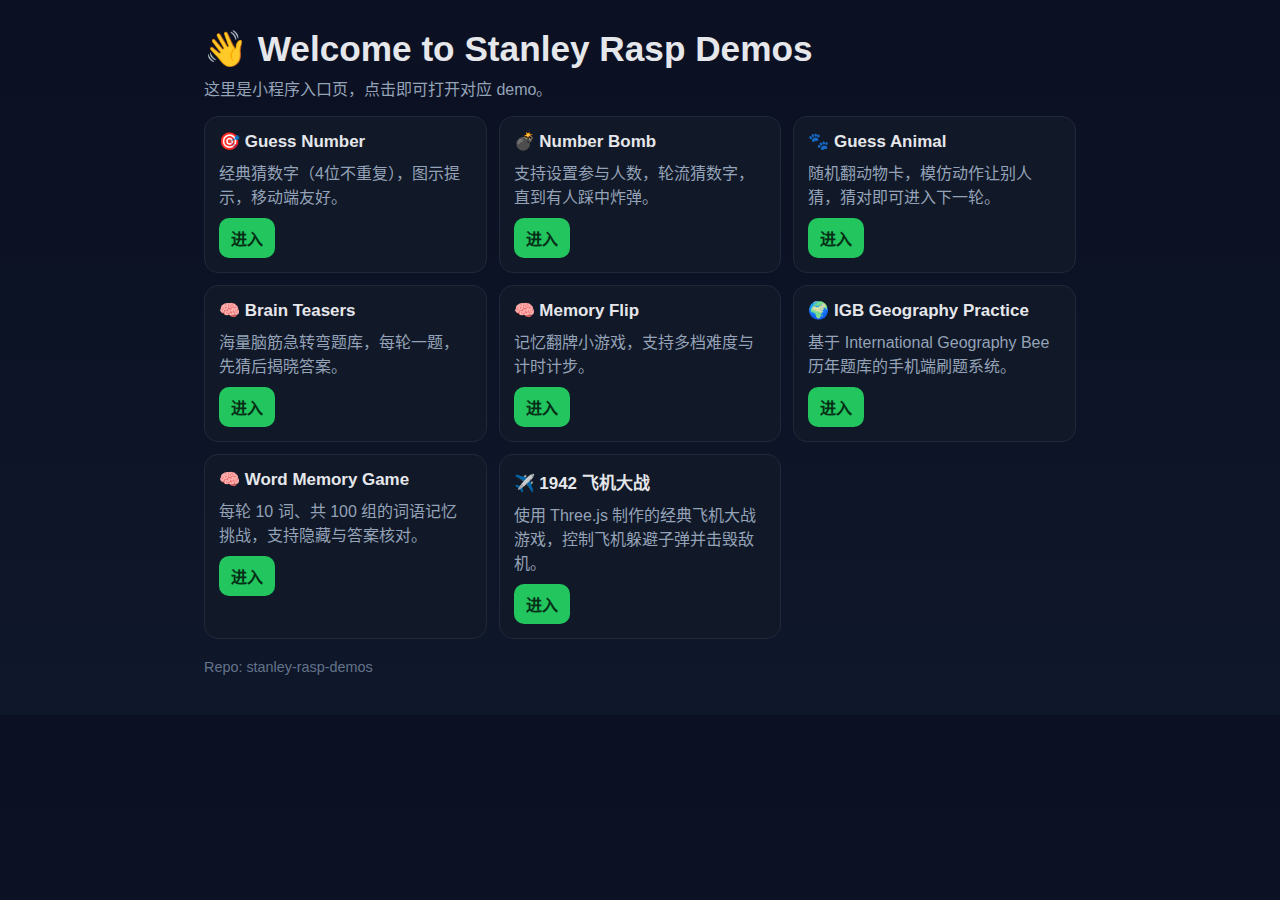
<file: index.html>
<!doctype html>
<html lang="zh-CN">
  <head>
    <meta charset="UTF-8" />
    <meta name="viewport" content="width=device-width, initial-scale=1.0" />
    <title>Stanley Rasp Demos</title>
    <style>
      :root { --bg:#0f172a; --card:#111827; --text:#e5e7eb; --muted:#94a3b8; --pri:#22c55e; }
      * { box-sizing:border-box; }
      body { margin:0; font-family:-apple-system,BlinkMacSystemFont,"Segoe UI",Roboto,"PingFang SC","Microsoft YaHei",sans-serif; background:linear-gradient(180deg,#0b1022,var(--bg)); color:var(--text); }
      .wrap { max-width:900px; margin:0 auto; padding:20px 14px 40px; }
      h1 { margin:8px 0 6px; font-size:clamp(1.6rem,5vw,2.2rem); }
      p { margin:0 0 16px; color:var(--muted); }
      .grid { display:grid; gap:12px; grid-template-columns:repeat(auto-fit,minmax(230px,1fr)); }
      .card { background:var(--card); border:1px solid #1f2937; border-radius:14px; padding:14px; }
      .card h2 { margin:0 0 8px; font-size:1.06rem; }
      .card p { margin:0 0 10px; min-height:38px; }
      a.btn { display:inline-block; text-decoration:none; background:var(--pri); color:#052e16; font-weight:700; border-radius:10px; padding:8px 12px; }
      .footer { margin-top:20px; color:#64748b; font-size:0.9rem; }
    </style>
  </head>
  <body>
    <main class="wrap">
      <h1>👋 Welcome to Stanley Rasp Demos</h1>
      <p>这里是小程序入口页，点击即可打开对应 demo。</p>

      <section class="grid">
        <article class="card">
          <h2>🎯 Guess Number</h2>
          <p>经典猜数字（4位不重复），图示提示，移动端友好。</p>
          <a class="btn" href="./demos/guess-number/">进入</a>
        </article>

        <article class="card">
          <h2>💣 Number Bomb</h2>
          <p>支持设置参与人数，轮流猜数字，直到有人踩中炸弹。</p>
          <a class="btn" href="./demos/number-bomb/">进入</a>
        </article>


        <article class="card">
          <h2>🐾 Guess Animal</h2>
          <p>随机翻动物卡，模仿动作让别人猜，猜对即可进入下一轮。</p>
          <a class="btn" href="./demos/guess-animal/">进入</a>
        </article>
      

        <article class="card">
          <h2>🧠 Brain Teasers</h2>
          <p>海量脑筋急转弯题库，每轮一题，先猜后揭晓答案。</p>
          <a class="btn" href="./demos/brain-teasers/">进入</a>
        </article>

      

        <article class="card">
          <h2>🧠 Memory Flip</h2>
          <p>记忆翻牌小游戏，支持多档难度与计时计步。</p>
          <a class="btn" href="./demos/memory-flip/">进入</a>
        </article>

        <article class="card">
          <h2>🌍 IGB Geography Practice</h2>
          <p>基于 International Geography Bee 历年题库的手机端刷题系统。</p>
          <a class="btn" href="./demos/igb-practice/">进入</a>
        </article>

        <article class="card">
          <h2>🧠 Word Memory Game</h2>
          <p>每轮 10 词、共 100 组的词语记忆挑战，支持隐藏与答案核对。</p>
          <a class="btn" href="./demos/word-memory-game/">进入</a>
        </article>

        <article class="card">
          <h2>✈️ 1942 飞机大战</h2>
          <p>使用 Three.js 制作的经典飞机大战游戏，控制飞机躲避子弹并击毁敌机。</p>
          <a class="btn" href="./demos/airplane-1942/">进入</a>
        </article>


      </section>

      <div class="footer">Repo: stanley-rasp-demos</div>
    </main>
  </body>
</html>
</file>
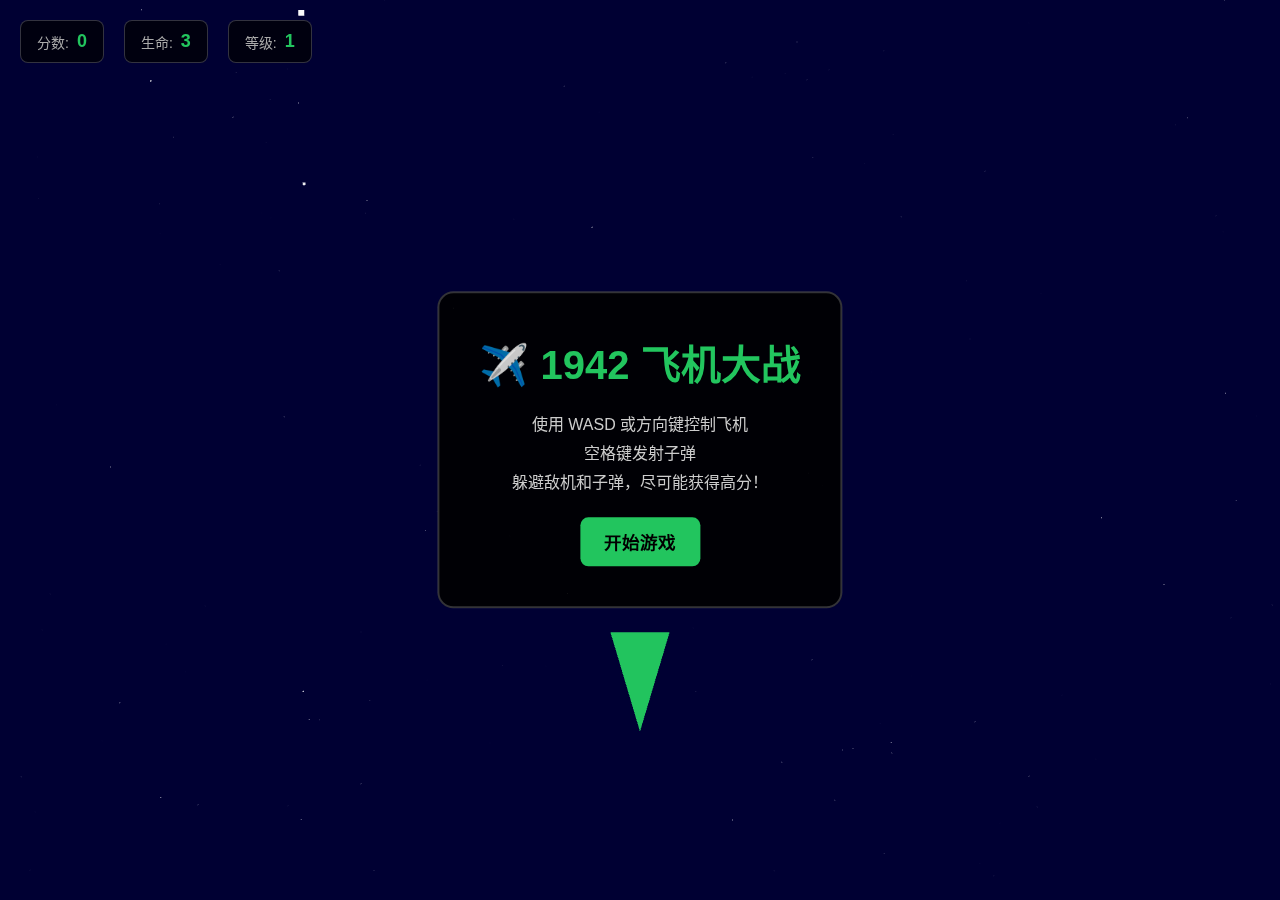
<file: demos/airplane-1942/index.html>
<!doctype html>
<html lang="zh-CN">
  <head>
    <meta charset="UTF-8" />
    <meta name="viewport" content="width=device-width, initial-scale=1.0, viewport-fit=cover" />
    <title>1942 飞机大战 - Three.js Demo</title>
    <link rel="stylesheet" href="./styles.css" />
  </head>
  <body>
    <div id="gameContainer">
      <div id="ui">
        <div class="stats">
          <div class="stat-item">
            <span class="label">分数:</span>
            <span id="score" class="value">0</span>
          </div>
          <div class="stat-item">
            <span class="label">生命:</span>
            <span id="lives" class="value">3</span>
          </div>
          <div class="stat-item">
            <span class="label">等级:</span>
            <span id="level" class="value">1</span>
          </div>
        </div>
        <div id="gameOver" class="game-over hidden">
          <h2>游戏结束</h2>
          <p>最终分数: <span id="finalScore">0</span></p>
          <button id="restartBtn" class="btn-primary">重新开始</button>
        </div>
        <div id="startScreen" class="start-screen">
          <h1>✈️ 1942 飞机大战</h1>
          <p class="instructions">
            使用 WASD 或方向键控制飞机<br/>
            空格键发射子弹<br/>
            躲避敌机和子弹，尽可能获得高分！
          </p>
          <button id="startBtn" class="btn-primary">开始游戏</button>
        </div>
      </div>
      <canvas id="gameCanvas"></canvas>
    </div>

    <script type="importmap">
      {
        "imports": {
          "three": "./lib/three.module.js"
        }
      }
    </script>
    <script type="module" src="./script.js"></script>
  </body>
</html>
</file>
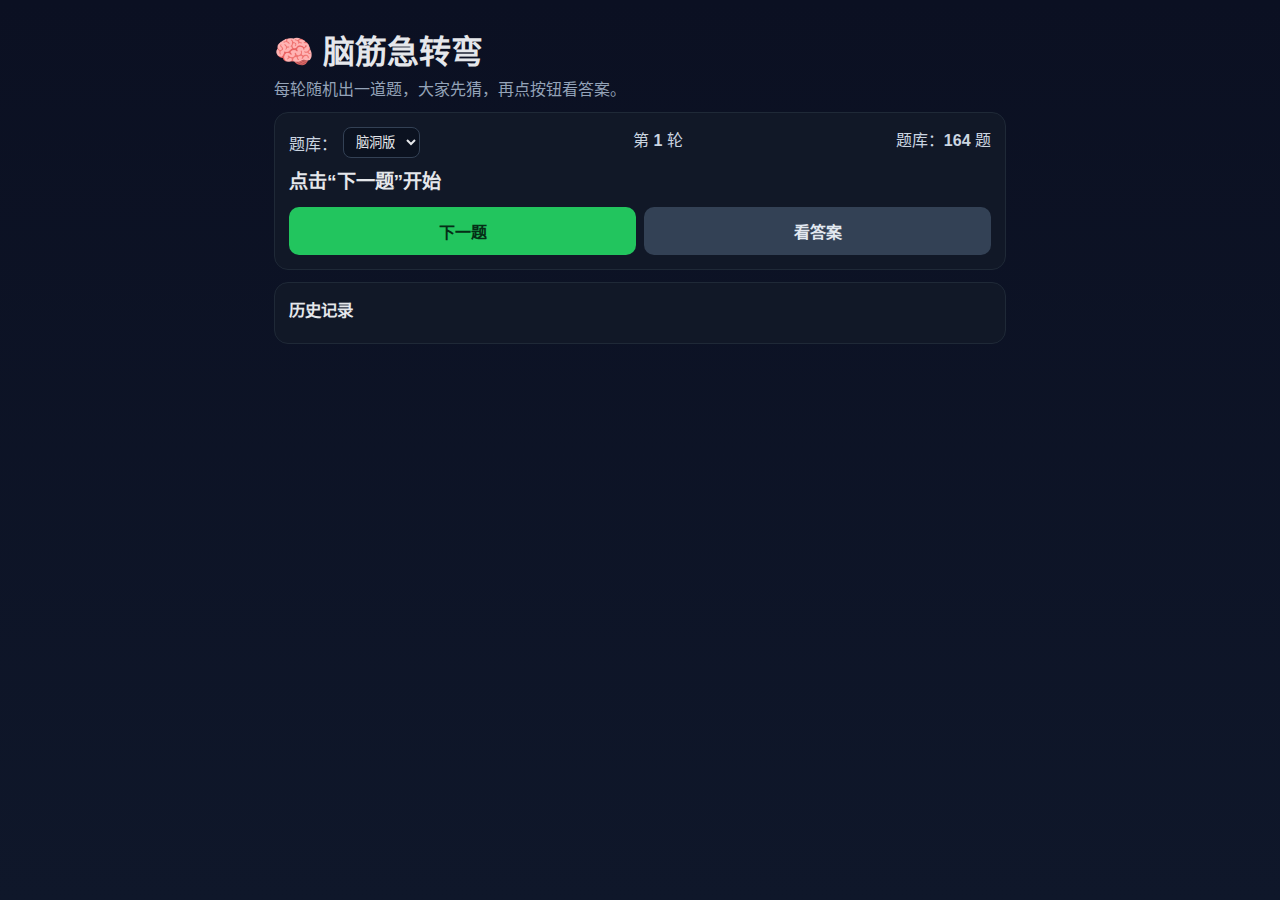
<file: demos/brain-teasers/index.html>
<!doctype html>
<html lang="zh-CN">
  <head>
    <meta charset="UTF-8" />
    <meta name="viewport" content="width=device-width, initial-scale=1.0, viewport-fit=cover" />
    <title>脑筋急转弯</title>
    <link rel="stylesheet" href="./styles.css" />
  </head>
  <body>
    <main class="app">
      <h1>🧠 脑筋急转弯</h1>
      <p class="sub">每轮随机出一道题，大家先猜，再点按钮看答案。</p>

      <section class="panel">
        <div class="top">
          <label class="mode">题库：
            <select id="modeSelect">
              <option value="adult">脑洞版</option>
              <option value="kid">儿童版</option>
            </select>
          </label>
          <span>第 <strong id="round">1</strong> 轮</span>
          <span>题库：<strong id="total">0</strong> 题</span>
        </div>
        <h2 id="question" class="question">点击“下一题”开始</h2>
        <p id="answer" class="answer hidden">答案会显示在这里</p>

        <div class="actions">
          <button id="nextBtn">下一题</button>
          <button id="showBtn" class="secondary">看答案</button>
        </div>
      </section>

      <section class="panel">
        <h3>历史记录</h3>
        <ul id="history" class="history"></ul>
      </section>
    </main>

    <script src="./script.js"></script>
  </body>
</html>
</file>
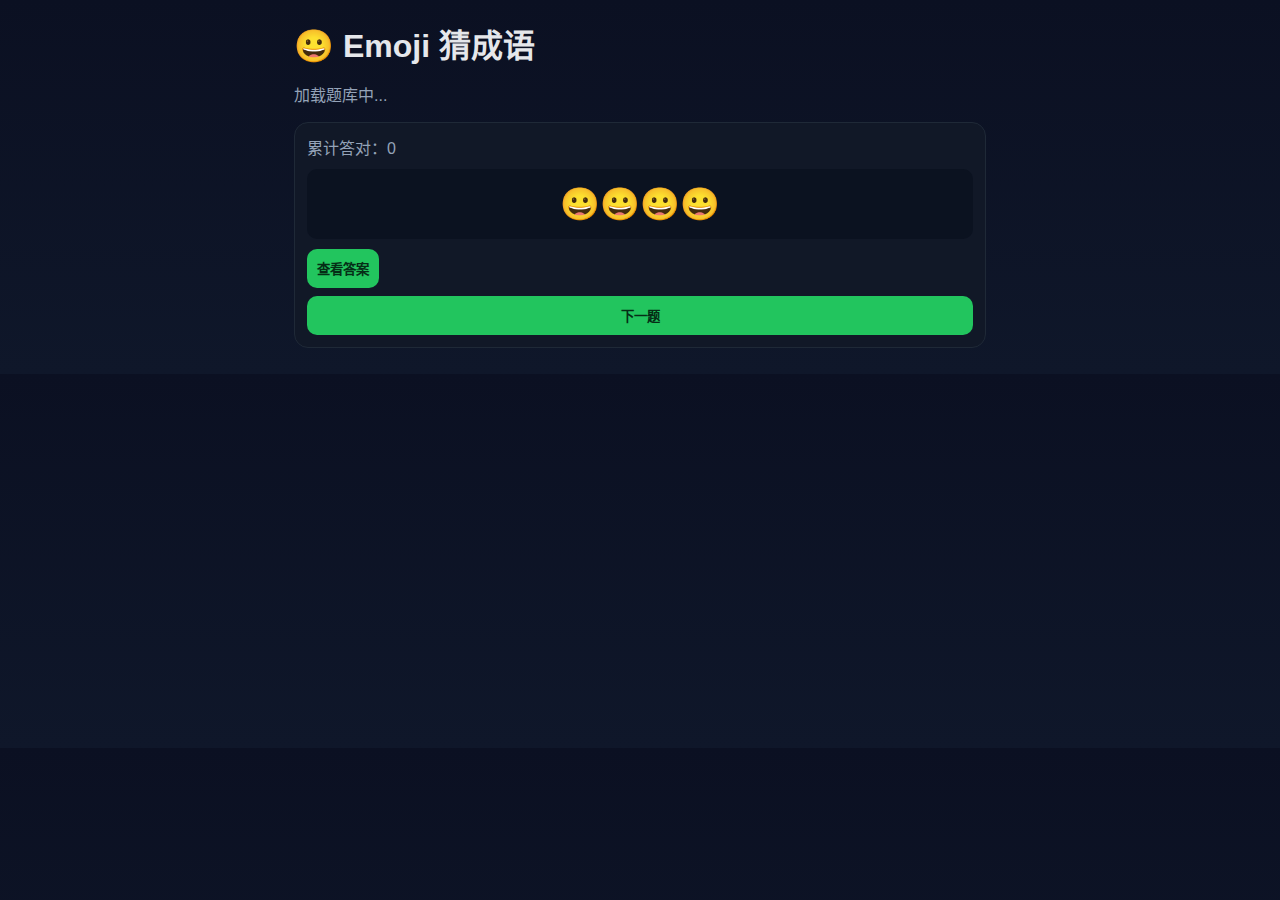
<file: demos/emoji-idiom/index.html>
<!doctype html>
<html lang="zh-CN">
  <head>
    <meta charset="UTF-8" />
    <meta name="viewport" content="width=device-width, initial-scale=1.0" />
    <title>Emoji 猜成语</title>
    <link rel="stylesheet" href="./styles.css" />
  </head>
  <body>
    <main class="app">
      <h1>😀 Emoji 猜成语</h1>
      <p id="meta">加载题库中...</p>

      <section class="panel" id="quiz">
        <div class="top">
          <span id="score">累计答对：0</span>
        </div>
        <div class="emoji" id="emoji">😀😀😀😀</div>
        <div class="answer-box">
          <button id="showBtn">查看答案</button>
        </div>
        <button id="nextBtn" class="next">下一题</button>
        <div id="result" class="result hidden"></div>
      </section>
    </main>

    <script src="./script.js"></script>
  </body>
</html>
</file>
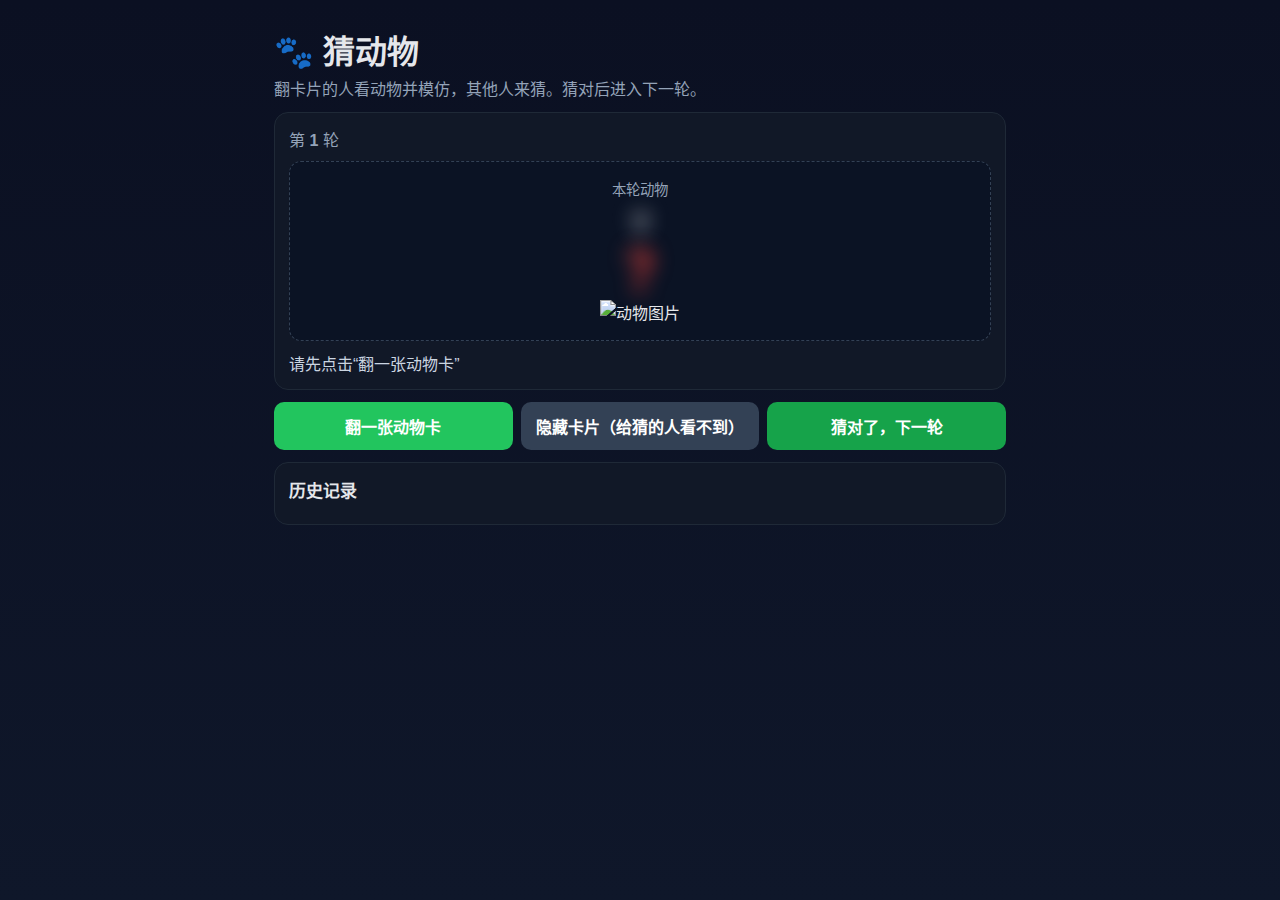
<file: demos/guess-animal/index.html>
<!doctype html>
<html lang="zh-CN">
  <head>
    <meta charset="UTF-8" />
    <meta name="viewport" content="width=device-width, initial-scale=1.0, viewport-fit=cover" />
    <title>猜动物小游戏</title>
    <link rel="stylesheet" href="./styles.css" />
  </head>
  <body>
    <main class="app">
      <h1>🐾 猜动物</h1>
      <p class="sub">翻卡片的人看动物并模仿，其他人来猜。猜对后进入下一轮。</p>

      <section class="card-box">
        <div class="round">第 <strong id="round">1</strong> 轮</div>
        <div id="animalCard" class="animal-card hidden" aria-live="polite">
          <span class="label">本轮动物</span>
          <span id="animalName" class="name">?</span>
          <span id="animalEmoji" class="emoji">❓</span>
          <img id="animalImage" class="animal-image hidden" alt="动物图片" />
        </div>
        <p id="hint" class="hint">请先点击“翻一张动物卡”</p>
      </section>

      <section class="actions">
        <button id="drawBtn">翻一张动物卡</button>
        <button id="hideBtn" class="secondary">隐藏卡片（给猜的人看不到）</button>
        <button id="nextBtn" class="success">猜对了，下一轮</button>
      </section>

      <section class="panel">
        <h2>历史记录</h2>
        <ul id="history" class="history"></ul>
      </section>
    </main>

    <script src="./script.js"></script>
  </body>
</html>
</file>
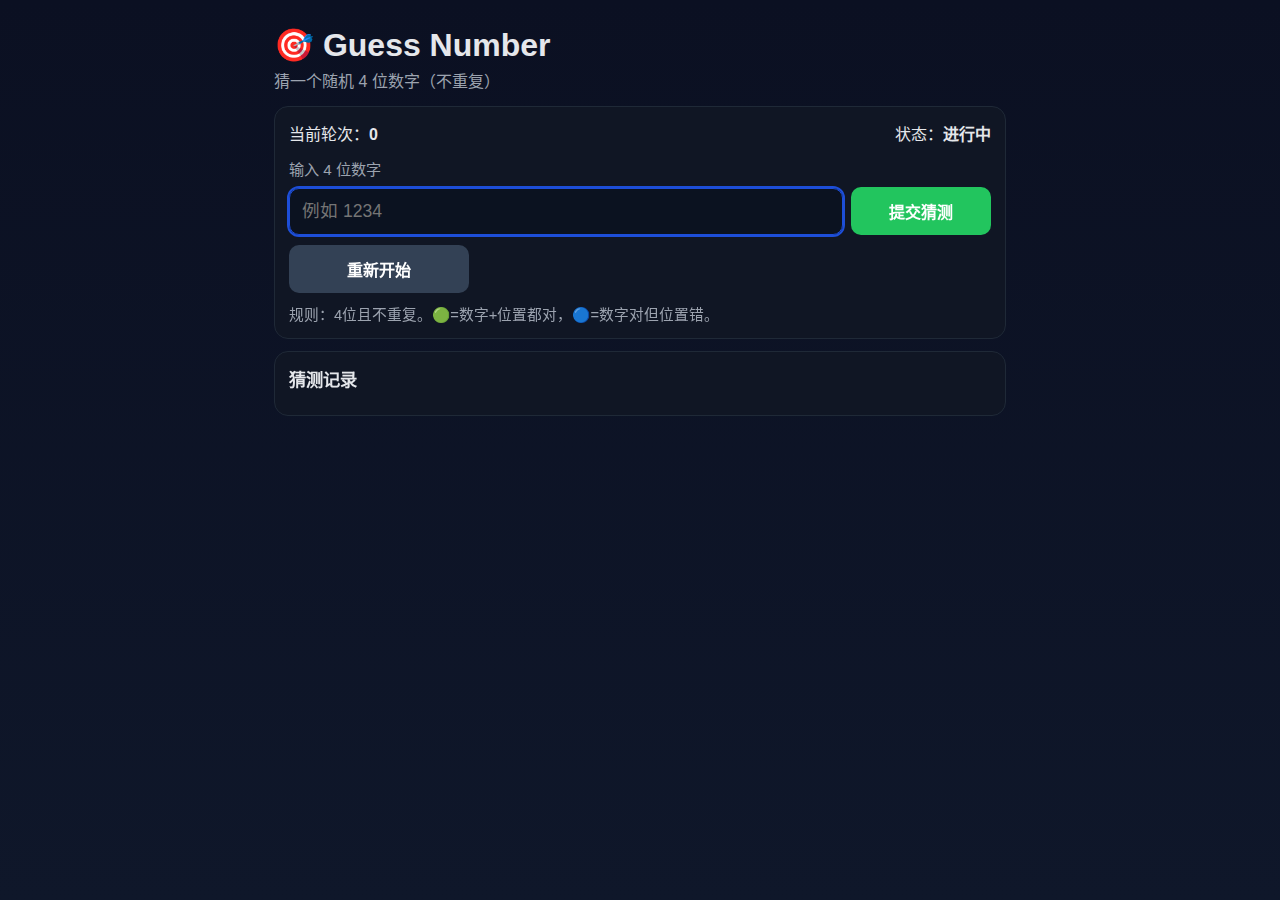
<file: demos/guess-number/index.html>
<!doctype html>
<html lang="zh-CN">
  <head>
    <meta charset="UTF-8" />
    <meta name="viewport" content="width=device-width, initial-scale=1.0, viewport-fit=cover" />
    <title>Guess Number - 4位猜数字</title>
    <link rel="stylesheet" href="./styles.css" />
  </head>
  <body>
    <main class="app">
      <h1>🎯 Guess Number</h1>
      <p class="subtitle">猜一个随机 4 位数字（不重复）</p>

      <section class="panel">
        <div class="stats">
          <span>当前轮次：<strong id="round">0</strong></span>
          <span>状态：<strong id="status">进行中</strong></span>
        </div>

        <form id="guessForm" class="guess-form" autocomplete="off">
          <label for="guessInput">输入 4 位数字</label>
          <input
            id="guessInput"
            type="text"
            inputmode="numeric"
            pattern="\d{4}"
            maxlength="4"
            placeholder="例如 1234"
            required
          />
          <button type="submit">提交猜测</button>
        </form>

        <div class="actions">
          <button id="newGameBtn" type="button" class="secondary">重新开始</button>
        </div>

        <p id="hint" class="hint">规则：每次会告诉你“位置和数字都对”的个数，以及“数字对但位置错”的个数。</p>
      </section>

      <section class="panel history-panel">
        <h2>猜测记录</h2>
        <ul id="history" class="history"></ul>
      </section>
    </main>

    <script src="./script.js"></script>
  </body>
</html>
</file>
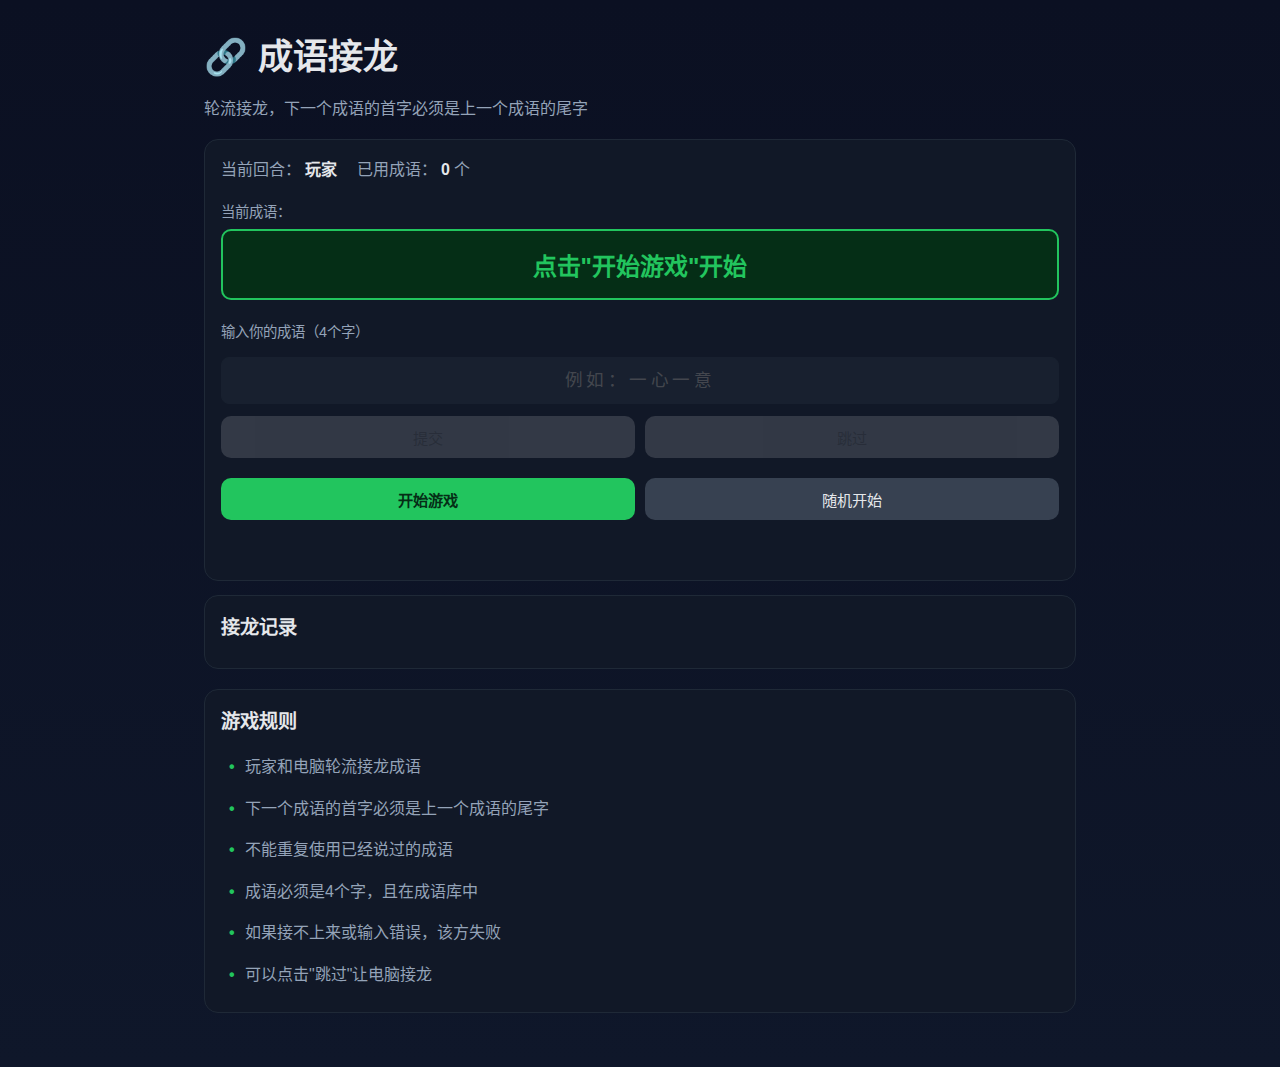
<file: demos/idiom-chain/index.html>
<!doctype html>
<html lang="zh-CN">
  <head>
    <meta charset="UTF-8" />
    <meta name="viewport" content="width=device-width, initial-scale=1.0, viewport-fit=cover" />
    <title>成语接龙 - Idiom Chain</title>
    <link rel="stylesheet" href="../_shared/base.css" />
    <link rel="stylesheet" href="./styles.css" />
  </head>
  <body>
    <main class="app">
      <h1>🔗 成语接龙</h1>
      <p class="subtitle">轮流接龙，下一个成语的首字必须是上一个成语的尾字</p>

      <section class="panel">
        <div class="stats">
          <span>当前回合：<strong id="currentTurn">玩家</strong></span>
          <span>已用成语：<strong id="usedCount">0</strong> 个</span>
        </div>

        <div class="game-area">
          <div class="current-idiom">
            <label>当前成语：</label>
            <div id="currentIdiom" class="idiom-display">点击"开始游戏"开始</div>
          </div>

          <form id="idiomForm" class="idiom-form" autocomplete="off">
            <label for="idiomInput">输入你的成语（4个字）</label>
            <input
              id="idiomInput"
              type="text"
              maxlength="4"
              placeholder="例如：一心一意"
              required
              disabled
            />
            <div class="form-actions">
              <button type="submit" id="submitBtn" disabled>提交</button>
              <button type="button" id="passBtn" class="secondary" disabled>跳过</button>
            </div>
          </form>

          <div class="actions">
            <button id="newGameBtn" type="button" class="btn-primary">开始游戏</button>
            <button id="randomStartBtn" type="button" class="btn-secondary">随机开始</button>
          </div>
        </div>

        <div id="message" class="message"></div>
      </section>

      <section class="panel history-panel">
        <h2>接龙记录</h2>
        <ul id="history" class="history"></ul>
      </section>

      <section class="panel rules-panel">
        <h2>游戏规则</h2>
        <ul class="rules">
          <li>玩家和电脑轮流接龙成语</li>
          <li>下一个成语的首字必须是上一个成语的尾字</li>
          <li>不能重复使用已经说过的成语</li>
          <li>成语必须是4个字，且在成语库中</li>
          <li>如果接不上来或输入错误，该方失败</li>
          <li>可以点击"跳过"让电脑接龙</li>
        </ul>
      </section>
    </main>

    <script src="./script.js"></script>
  </body>
</html>
</file>
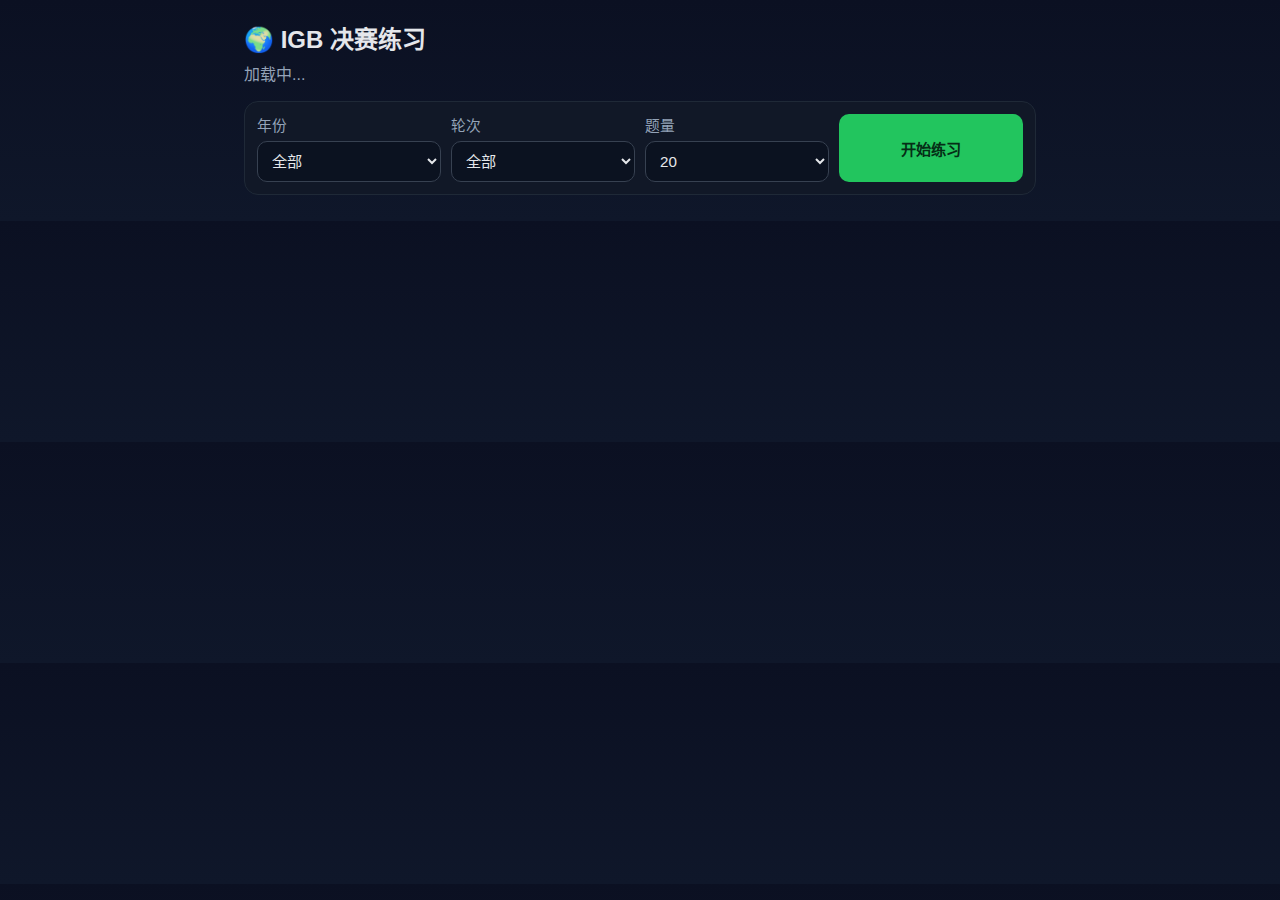
<file: demos/igb-practice/index.html>
<!doctype html>
<html lang="zh-CN">
  <head>
    <meta charset="UTF-8" />
    <meta name="viewport" content="width=device-width, initial-scale=1.0" />
    <title>IGB Geography Practice</title>
    <link rel="stylesheet" href="./styles.css" />
  </head>
  <body>
    <main class="app">
      <header class="top">
        <h1>🌍 IGB 决赛练习</h1>
        <p id="meta">加载中...</p>
      </header>

      <section class="panel filters">
        <label>年份
          <select id="yearFilter"><option value="all">全部</option></select>
        </label>
        <label>轮次
          <select id="roundFilter"><option value="all">全部</option></select>
        </label>
        <label>题量
          <select id="countFilter">
            <option value="10">10</option>
            <option value="20" selected>20</option>
            <option value="50">50</option>
            <option value="9999">不限</option>
          </select>
        </label>
        <button id="startBtn">开始练习</button>
      </section>

      <section id="quiz" class="panel hidden">
        <div class="quiz-top">
          <span id="progress">1 / 20</span>
          <span id="score">得分：0</span>
        </div>
        <h2 id="question"></h2>
        <div id="options" class="options"></div>
        <div class="actions">
          <button id="showBtn">显示答案</button>
          <button id="rightBtn">我答对了</button>
          <button id="wrongBtn">我答错了</button>
          <button id="nextBtn">下一题</button>
        </div>
        <div id="answer" class="answer hidden"></div>
      </section>

      <section id="result" class="panel hidden"></section>
    </main>

    <script src="./script.js"></script>
  </body>
</html>
</file>
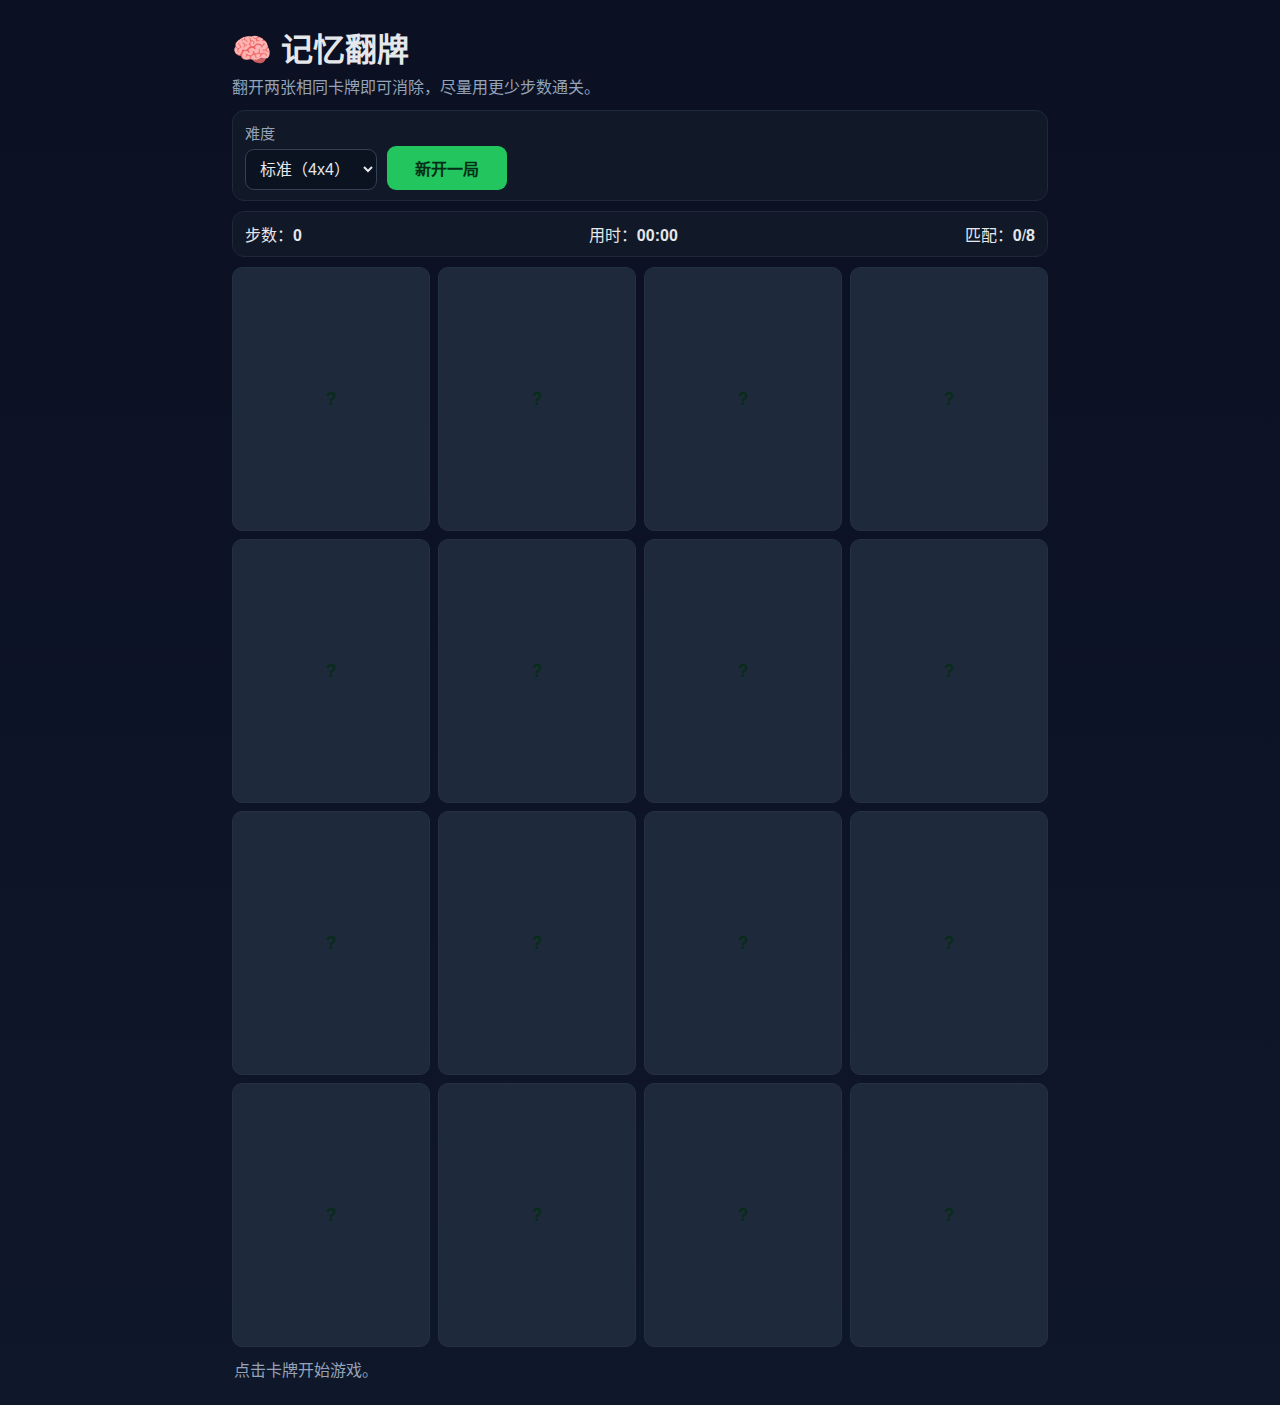
<file: demos/memory-flip/index.html>
<!doctype html>
<html lang="zh-CN">
  <head>
    <meta charset="UTF-8" />
    <meta name="viewport" content="width=device-width, initial-scale=1.0, viewport-fit=cover" />
    <title>记忆翻牌</title>
    <link rel="stylesheet" href="./styles.css" />
  </head>
  <body>
    <main class="app">
      <h1>🧠 记忆翻牌</h1>
      <p class="sub">翻开两张相同卡牌即可消除，尽量用更少步数通关。</p>

      <section class="panel controls">
        <label>
          难度
          <select id="difficulty">
            <option value="easy">简单（4x3）</option>
            <option value="normal" selected>标准（4x4）</option>
            <option value="hard">困难（6x4）</option>
          </select>
        </label>
        <button id="newGameBtn">新开一局</button>
      </section>

      <section class="panel stats">
        <div>步数：<strong id="moves">0</strong></div>
        <div>用时：<strong id="time">00:00</strong></div>
        <div>匹配：<strong id="matched">0</strong>/<strong id="totalPairs">0</strong></div>
      </section>

      <section id="board" class="board" aria-label="记忆翻牌棋盘"></section>
      <p id="status" class="status">点击卡牌开始游戏。</p>
    </main>

    <script src="./script.js"></script>
  </body>
</html>
</file>
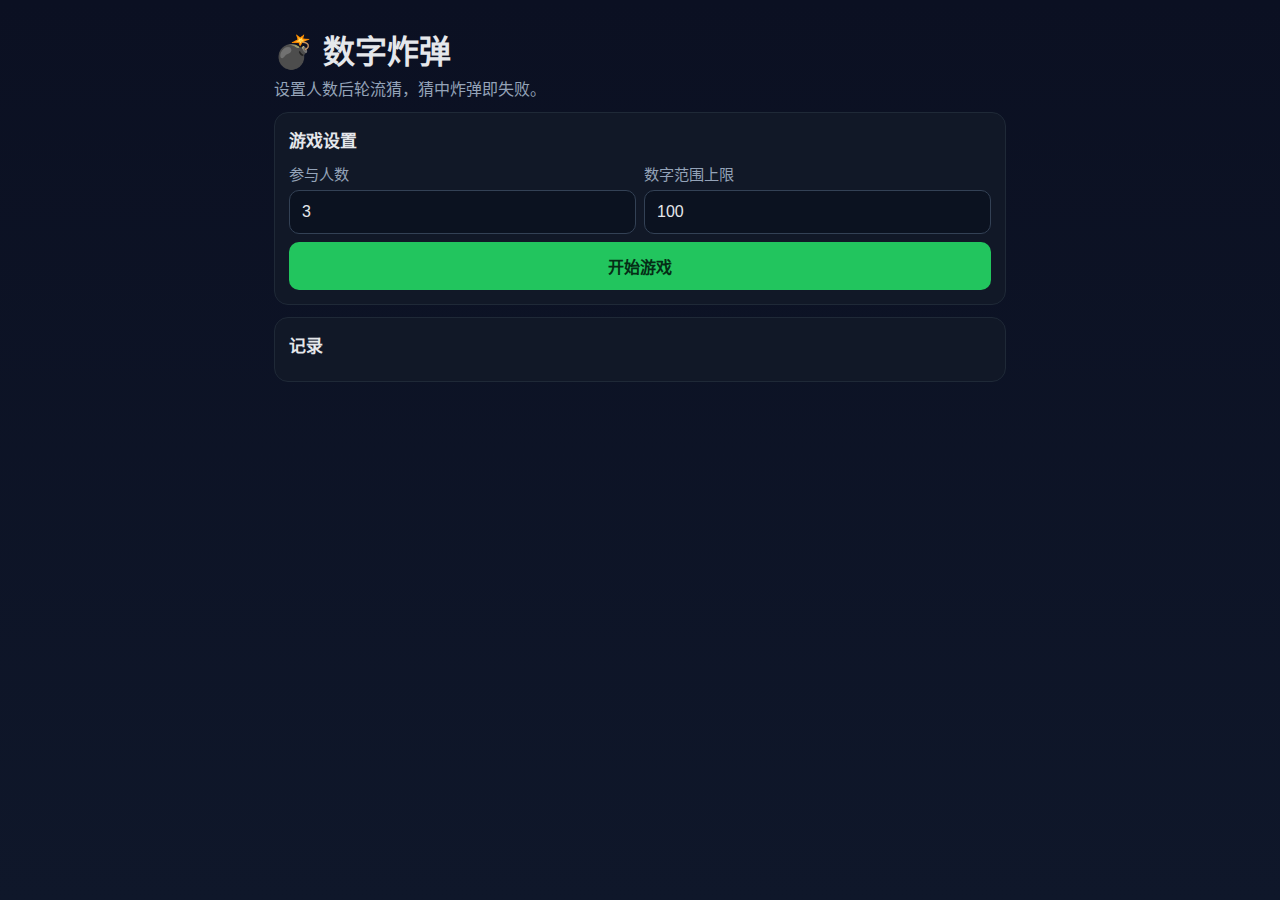
<file: demos/number-bomb/index.html>
<!doctype html>
<html lang="zh-CN">
  <head>
    <meta charset="UTF-8" />
    <meta name="viewport" content="width=device-width, initial-scale=1.0, viewport-fit=cover" />
    <title>Number Bomb</title>
    <link rel="stylesheet" href="./styles.css" />
  </head>
  <body>
    <main class="app">
      <h1>💣 数字炸弹</h1>
      <p class="sub">设置人数后轮流猜，猜中炸弹即失败。</p>

      <section class="panel" id="setupPanel">
        <h2>游戏设置</h2>
        <form id="setupForm" class="grid2">
          <label>
            参与人数
            <input id="playerCount" type="number" min="2" max="12" value="3" required />
          </label>
          <label>
            数字范围上限
            <input id="maxNumber" type="number" min="20" max="999" value="100" required />
          </label>
          <button type="submit">开始游戏</button>
        </form>
      </section>

      <section class="panel" id="gamePanel" hidden>
        <div class="stats">
          <div>当前玩家：<strong id="currentPlayer">P1</strong></div>
          <div>轮次：<strong id="round">1</strong></div>
        </div>

        <div class="range">可猜范围：<strong id="rangeText">1 - 100</strong></div>

        <form id="guessForm" class="guessRow" autocomplete="off">
          <input id="guessInput" type="number" inputmode="numeric" placeholder="输入数字" required />
          <button type="submit">猜</button>
        </form>

        <p id="hint" class="hint">开始吧！不要踩中炸弹。</p>
        <button id="restartBtn" class="secondary" type="button">重新开局</button>
      </section>

      <section class="panel">
        <h2>记录</h2>
        <ul id="history" class="history"></ul>
      </section>
    </main>

    <script src="./script.js"></script>
  </body>
</html>
</file>
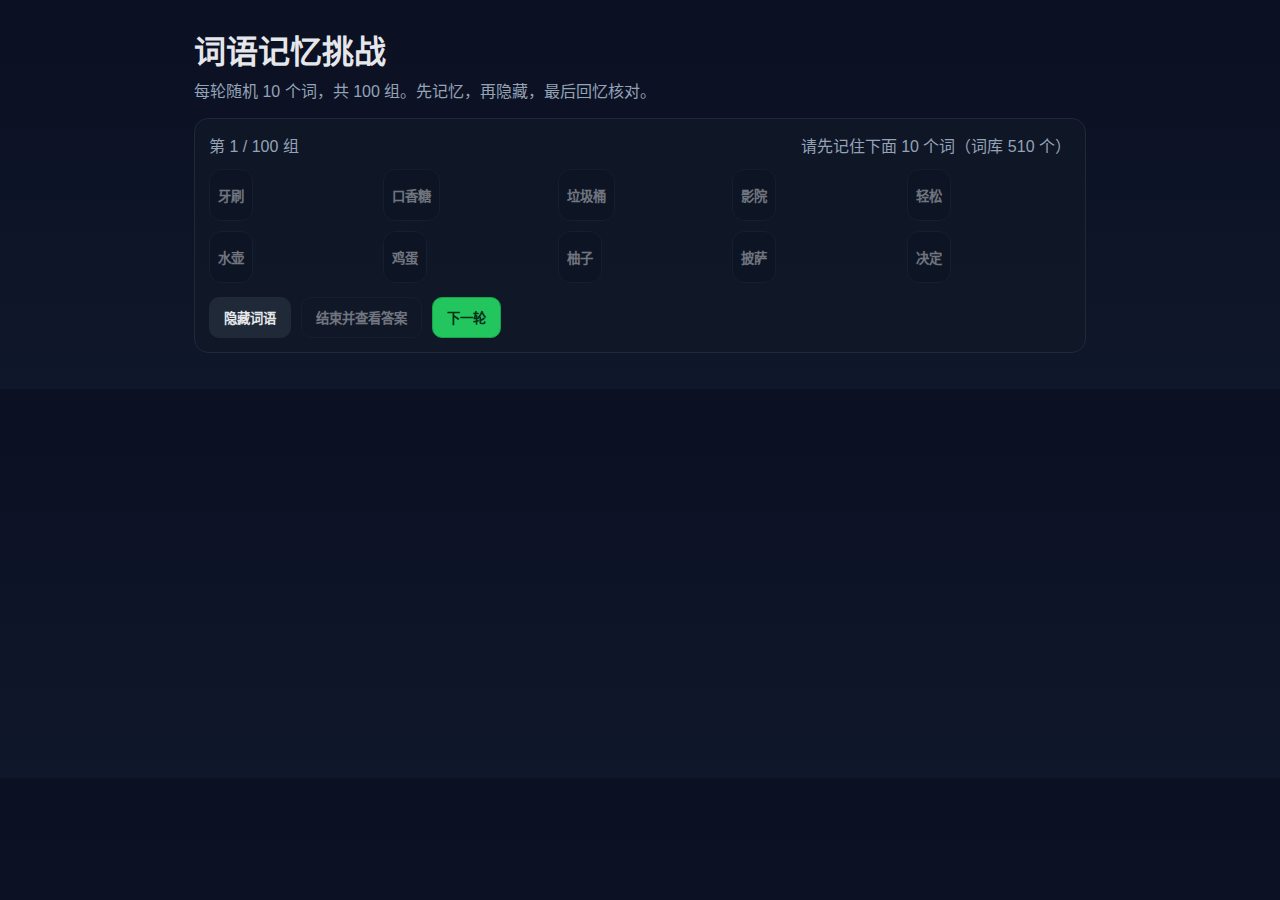
<file: demos/word-memory-game/index.html>
<!doctype html>
<html lang="zh-CN">
  <head>
    <meta charset="UTF-8" />
    <meta name="viewport" content="width=device-width, initial-scale=1.0" />
    <title>词语记忆挑战</title>
    <link rel="stylesheet" href="./styles.css" />
  </head>
  <body>
    <main class="app">
      <h1>词语记忆挑战</h1>
      <p class="sub">每轮随机 10 个词，共 100 组。先记忆，再隐藏，最后回忆核对。</p>

      <section class="panel">
        <div class="status">
          <span id="roundText">第 1 / 100 组</span>
          <span id="hintText">请先记住下面 10 个词</span>
        </div>

        <ul id="wordList" class="word-list"></ul>

        <div class="actions">
          <button id="hideBtn" type="button">隐藏词语</button>
          <button id="showBtn" type="button" class="ghost">查看答案</button>
          <button id="nextBtn" type="button" class="primary">下一轮</button>
        </div>
      </section>
    </main>

    <script src="./script.js"></script>
  </body>
</html>
</file>
<file: demos/airplane-1942/styles.css>
* {
  margin: 0;
  padding: 0;
  box-sizing: border-box;
}

body {
  margin: 0;
  padding: 0;
  overflow: hidden;
  font-family: -apple-system, BlinkMacSystemFont, "Segoe UI", Roboto, "PingFang SC", "Microsoft YaHei", sans-serif;
  background: #000;
  color: #fff;
}

#gameContainer {
  position: relative;
  width: 100vw;
  height: 100vh;
}

#gameCanvas {
  display: block;
  width: 100%;
  height: 100%;
}

#ui {
  position: absolute;
  top: 0;
  left: 0;
  width: 100%;
  height: 100%;
  pointer-events: none;
  z-index: 10;
}

.stats {
  position: absolute;
  top: 20px;
  left: 20px;
  display: flex;
  gap: 20px;
  flex-wrap: wrap;
}

.stat-item {
  background: rgba(0, 0, 0, 0.7);
  padding: 10px 16px;
  border-radius: 8px;
  border: 1px solid rgba(255, 255, 255, 0.2);
  display: flex;
  gap: 8px;
  align-items: center;
}

.stat-item .label {
  color: #aaa;
  font-size: 14px;
}

.stat-item .value {
  color: #22c55e;
  font-weight: bold;
  font-size: 18px;
}

.start-screen,
.game-over {
  position: absolute;
  top: 50%;
  left: 50%;
  transform: translate(-50%, -50%);
  background: rgba(0, 0, 0, 0.9);
  padding: 40px;
  border-radius: 16px;
  border: 2px solid rgba(255, 255, 255, 0.2);
  text-align: center;
  pointer-events: all;
  min-width: 300px;
}

.start-screen h1 {
  font-size: 2.5rem;
  margin-bottom: 20px;
  color: #22c55e;
}

.start-screen .instructions {
  margin: 20px 0;
  line-height: 1.8;
  color: #ccc;
  font-size: 1rem;
}

.game-over h2 {
  font-size: 2rem;
  margin-bottom: 20px;
  color: #ef4444;
}

.game-over p {
  font-size: 1.2rem;
  margin-bottom: 20px;
  color: #ccc;
}

.game-over #finalScore {
  color: #22c55e;
  font-weight: bold;
  font-size: 1.5rem;
}

.btn-primary {
  background: #22c55e;
  color: #000;
  border: none;
  padding: 12px 24px;
  font-size: 1.1rem;
  font-weight: bold;
  border-radius: 8px;
  cursor: pointer;
  transition: transform 0.1s, background 0.2s;
  pointer-events: all;
}

.btn-primary:hover {
  background: #16a34a;
  transform: scale(1.05);
}

.btn-primary:active {
  transform: scale(0.95);
}

.hidden {
  display: none !important;
}

@media (max-width: 600px) {
  .stats {
    top: 10px;
    left: 10px;
    gap: 10px;
  }

  .stat-item {
    padding: 8px 12px;
    font-size: 12px;
  }

  .stat-item .value {
    font-size: 16px;
  }

  .start-screen,
  .game-over {
    padding: 30px 20px;
    min-width: 280px;
  }

  .start-screen h1 {
    font-size: 2rem;
  }
}
</file>
<file: demos/brain-teasers/styles.css>
:root{--bg:#0f172a;--card:#111827;--text:#e5e7eb;--muted:#94a3b8;--pri:#22c55e;--sec:#334155}
*{box-sizing:border-box}
body{margin:0;font-family:-apple-system,BlinkMacSystemFont,"Segoe UI",Roboto,"PingFang SC","Microsoft YaHei",sans-serif;background:linear-gradient(180deg,#0b1022,var(--bg));color:var(--text);min-height:100dvh}
.app{max-width:760px;margin:0 auto;padding:18px 14px 28px}
h1{margin:8px 0 4px}.sub{margin:0 0 12px;color:var(--muted)}
.panel{background:var(--card);border:1px solid #1f2937;border-radius:14px;padding:14px;margin-bottom:12px}
.top{display:flex;justify-content:space-between;gap:8px;flex-wrap:wrap;color:#cbd5e1;margin-bottom:10px}
.question{margin:8px 0 10px;font-size:1.2rem;line-height:1.5}
.answer{margin:0;padding:10px;border-radius:10px;background:#052e16;border:1px solid #14532d}
.hidden{display:none}
.actions{display:grid;grid-template-columns:1fr 1fr;gap:8px;margin-top:10px}
button{border:none;border-radius:10px;padding:12px;font-size:1rem;font-weight:700;color:#052e16;background:var(--pri)}
.secondary{background:var(--sec);color:#e2e8f0}
h3{margin:0 0 8px;font-size:1.03rem}
.history{list-style:none;margin:0;padding:0;display:grid;gap:8px}
.history li{border:1px solid #243044;background:#0b1324;border-radius:10px;padding:9px 10px}

.mode{display:flex;align-items:center;gap:6px;color:#cbd5e1}
.mode select{background:#0b1220;color:#e5e7eb;border:1px solid #334155;border-radius:8px;padding:6px 8px}
</file>
<file: demos/emoji-idiom/styles.css>
:root{--bg:#0f172a;--card:#111827;--text:#e5e7eb;--muted:#94a3b8;--pri:#22c55e}
*{box-sizing:border-box}body{margin:0;font-family:-apple-system,BlinkMacSystemFont,"Segoe UI",Roboto,"PingFang SC","Microsoft YaHei",sans-serif;background:linear-gradient(180deg,#0b1022,var(--bg));color:var(--text)}
.app{max-width:720px;margin:0 auto;padding:14px}.panel{background:var(--card);border:1px solid #1f2937;border-radius:14px;padding:12px;margin-bottom:12px}
h1{margin:6px 0}#meta{color:var(--muted)}
.setup{display:flex;gap:10px;align-items:flex-end}label{display:flex;flex-direction:column;gap:6px;color:var(--muted)}
select,button{padding:10px;border-radius:10px;border:1px solid #334155;background:#0b1220;color:var(--text)}button{background:var(--pri);color:#052e16;border:none;font-weight:700}
.top{display:flex;justify-content:space-between;color:var(--muted)}
.emoji{font-size:2rem;text-align:center;padding:16px;border-radius:10px;background:#0b1220;margin:10px 0;word-break:break-all}
.options{display:grid;gap:8px}.option{text-align:left;background:#0b1220;color:var(--text);border:1px solid #334155}
.option.correct{background:#166534;color:#dcfce7}.option.wrong{background:#991b1b;color:#fee2e2}
.next{margin-top:8px;width:100%}.result{margin-top:8px;padding:10px;background:#0b1220;border-radius:10px;border:1px solid #334155}.hidden{display:none !important}
</file>
<file: demos/guess-animal/styles.css>
:root {
  --bg: #0f172a;
  --panel: #111827;
  --text: #e5e7eb;
  --muted: #94a3b8;
  --pri: #22c55e;
  --sec: #334155;
  --ok: #16a34a;
}
* { box-sizing: border-box; }
body {
  margin: 0;
  font-family: -apple-system, BlinkMacSystemFont, "Segoe UI", Roboto, "PingFang SC", "Microsoft YaHei", sans-serif;
  background: linear-gradient(180deg, #0b1022, var(--bg));
  color: var(--text);
  min-height: 100dvh;
}
.app { max-width: 760px; margin: 0 auto; padding: 18px 14px 28px; }
h1 { margin: 8px 0 4px; }
.sub { margin: 0 0 12px; color: var(--muted); }

.card-box, .panel {
  background: var(--panel);
  border: 1px solid #1f2937;
  border-radius: 14px;
  padding: 14px;
  margin-bottom: 12px;
}
.round { color: var(--muted); margin-bottom: 10px; }

.animal-card {
  min-height: 180px;
  border: 1px dashed #334155;
  border-radius: 12px;
  display: grid;
  place-items: center;
  gap: 6px;
  padding: 16px;
  background: #0b1324;
}
.animal-card .label { color: var(--muted); font-size: 0.9rem; }
.animal-card .name { font-size: 1.9rem; font-weight: 800; }
.animal-card .emoji { font-size: 2.4rem; }
.animal-card.hidden .name,
.animal-card.hidden .emoji { filter: blur(10px); user-select: none; }

.hint { margin: 10px 0 0; color: #cbd5e1; }

.actions { display: grid; gap: 8px; margin-bottom: 12px; }
button {
  width: 100%;
  border: none;
  border-radius: 10px;
  padding: 12px;
  font-size: 1rem;
  font-weight: 700;
  color: white;
  background: var(--pri);
}
.secondary { background: var(--sec); }
.success { background: var(--ok); }

h2 { margin: 0 0 8px; font-size: 1.06rem; }
.history { list-style: none; margin: 0; padding: 0; display: grid; gap: 8px; }
.history li {
  border: 1px solid #243044;
  background: #0b1324;
  border-radius: 10px;
  padding: 9px 10px;
}

@media (min-width: 640px) {
  .actions { grid-template-columns: repeat(3, 1fr); }
}
</file>
<file: demos/guess-number/styles.css>
:root {
  --bg: #0f172a;
  --card: #111827;
  --text: #e5e7eb;
  --muted: #9ca3af;
  --primary: #22c55e;
  --primary-dark: #16a34a;
  --secondary: #334155;
  --border: #1f2937;
  --danger: #ef4444;
  --hit: #22c55e;
  --near: #3b82f6;
}

* { box-sizing: border-box; }

body {
  margin: 0;
  font-family: -apple-system, BlinkMacSystemFont, "Segoe UI", Roboto, "PingFang SC", "Hiragino Sans GB", "Microsoft YaHei", sans-serif;
  background: linear-gradient(180deg, #0b1022, var(--bg));
  color: var(--text);
  min-height: 100dvh;
}

.app { width: min(760px, 100%); margin: 0 auto; padding: 18px 14px 28px; }
h1 { margin: 8px 0 4px; font-size: clamp(1.5rem, 5vw, 2rem); }
.subtitle { margin: 0 0 14px; color: var(--muted); }

.panel {
  background: color-mix(in srgb, var(--card) 92%, black 8%);
  border: 1px solid var(--border);
  border-radius: 14px;
  padding: 14px;
  margin-bottom: 12px;
}

.stats { display: flex; justify-content: space-between; flex-wrap: wrap; gap: 8px; margin-bottom: 12px; }
.guess-form { display: grid; gap: 8px; }
label { color: var(--muted); font-size: 0.95rem; }

input {
  width: 100%; padding: 12px; font-size: 1.1rem;
  border: 1px solid #334155; border-radius: 10px;
  background: #0b1220; color: var(--text);
}
input:focus { outline: 2px solid #1d4ed8; border-color: #1d4ed8; }

button {
  width: 100%; border: none; border-radius: 10px;
  padding: 12px; font-size: 1rem; font-weight: 600;
  color: white; background: var(--primary);
}
button:active { transform: translateY(1px); }
button:hover { background: var(--primary-dark); }
.actions { margin-top: 10px; }
.secondary { background: var(--secondary); }
.secondary:hover { background: #475569; }

.hint { margin: 10px 0 0; color: var(--muted); font-size: 0.92rem; }
.history-panel h2 { margin: 0 0 10px; font-size: 1.08rem; }
.history { list-style: none; margin: 0; padding: 0; display: grid; gap: 8px; }

.history li {
  border: 1px solid #243044; border-radius: 10px;
  padding: 10px; background: #0b1324;
}
.history li.win { border-color: #14532d; background: #052e16; }

.line-top { display: flex; justify-content: space-between; align-items: center; gap: 8px; }
.guess { font-weight: 600; letter-spacing: 0.5px; }
.badge {
  display: inline-block; padding: 2px 8px; border-radius: 999px;
  font-size: 0.8rem; background: #1e293b; color: #cbd5e1;
}

.line-hint { margin-top: 8px; display: flex; align-items: center; gap: 6px; color: #cbd5e1; }
.dot {
  width: 10px; height: 10px; border-radius: 50%; display: inline-block;
}
.dot.hit { background: var(--hit); }
.dot.near { background: var(--near); }
.num { min-width: 14px; font-weight: 700; }
.sep { opacity: 0.45; margin: 0 3px; }

.error { color: var(--danger); }

@media (min-width: 640px) {
  .guess-form { grid-template-columns: 1fr auto; align-items: end; }
  .guess-form label { grid-column: 1 / -1; }
  .guess-form button { width: 140px; }
  .actions { width: 180px; }
}
</file>
<file: demos/_shared/base.css>
/* Shared base styles for all demos */
/* Usage: <link rel="stylesheet" href="../_shared/base.css"> */

:root {
  --bg: #0f172a;
  --bg-gradient: linear-gradient(180deg, #0b1022, var(--bg));
  --card: #111827;
  --card-border: #1f2937;
  --text: #e5e7eb;
  --muted: #94a3b8;
  --primary: #22c55e;
  --primary-dark: #052e16;
  --danger: #ef4444;
  --warning: #f59e0b;
  --info: #3b82f6;
}

* {
  box-sizing: border-box;
}

body {
  margin: 0;
  font-family: -apple-system, BlinkMacSystemFont, "Segoe UI", Roboto, "PingFang SC", "Microsoft YaHei", sans-serif;
  background: var(--bg-gradient);
  color: var(--text);
  min-height: 100vh;
}

/* App container */
.app {
  max-width: 900px;
  margin: 0 auto;
  padding: 20px 14px 40px;
}

/* Headings */
h1 {
  margin: 8px 0 6px;
  font-size: clamp(1.6rem, 5vw, 2.2rem);
}

h2 {
  margin: 0 0 12px;
  font-size: 1.2rem;
}

h3 {
  margin: 0 0 10px;
  font-size: 1.1rem;
}

/* Panels */
.panel {
  background: var(--card);
  border: 1px solid var(--card-border);
  border-radius: 14px;
  padding: 16px;
  margin-bottom: 14px;
}

.panel.hidden {
  display: none;
}

/* Buttons */
button {
  cursor: pointer;
  font-family: inherit;
  font-size: 0.95rem;
  border-radius: 10px;
  padding: 10px 16px;
  border: none;
  transition: transform 0.1s, opacity 0.15s;
}

button:active {
  transform: scale(0.97);
}

button:disabled {
  opacity: 0.5;
  cursor: not-allowed;
}

.btn-primary {
  background: var(--primary);
  color: var(--primary-dark);
  font-weight: 700;
}

.btn-secondary {
  background: #374151;
  color: var(--text);
}

.btn-danger {
  background: var(--danger);
  color: #fff;
}

/* Form elements */
label {
  display: block;
  margin-bottom: 10px;
  color: var(--muted);
  font-size: 0.9rem;
}

select, input[type="text"], input[type="number"] {
  width: 100%;
  padding: 10px 12px;
  margin-top: 6px;
  border-radius: 8px;
  border: 1px solid var(--card-border);
  background: #1f2937;
  color: var(--text);
  font-size: 1rem;
}

select:focus, input:focus {
  outline: 2px solid var(--primary);
  border-color: transparent;
}

/* Utility */
.hidden {
  display: none !important;
}

.text-muted {
  color: var(--muted);
}

.text-primary {
  color: var(--primary);
}

.text-danger {
  color: var(--danger);
}

/* Actions row */
.actions {
  display: flex;
  gap: 10px;
  flex-wrap: wrap;
  margin-top: 14px;
}

.actions button {
  flex: 1;
  min-width: 120px;
}

/* Responsive */
@media (max-width: 600px) {
  .app {
    padding: 16px 12px 32px;
  }
  
  .actions {
    flex-direction: column;
  }
  
  .actions button {
    width: 100%;
  }
}
</file>
<file: demos/idiom-chain/styles.css>
/* 成语接龙游戏样式 */

.subtitle {
  color: var(--muted);
  margin-bottom: 20px;
}

.game-area {
  margin: 20px 0;
}

.current-idiom {
  margin-bottom: 20px;
}

.current-idiom label {
  display: block;
  margin-bottom: 8px;
  color: var(--muted);
  font-size: 0.9rem;
}

.idiom-display {
  background: var(--primary-dark);
  border: 2px solid var(--primary);
  border-radius: 10px;
  padding: 16px;
  font-size: 1.5rem;
  font-weight: bold;
  text-align: center;
  color: var(--primary);
  min-height: 60px;
  display: flex;
  align-items: center;
  justify-content: center;
}

.idiom-form {
  margin: 20px 0;
}

.idiom-form label {
  display: block;
  margin-bottom: 10px;
  color: var(--muted);
  font-size: 0.9rem;
}

#idiomInput {
  width: 100%;
  padding: 12px;
  margin-bottom: 12px;
  border-radius: 8px;
  border: 1px solid var(--card-border);
  background: #1f2937;
  color: var(--text);
  font-size: 1.1rem;
  text-align: center;
  letter-spacing: 0.2em;
}

#idiomInput:focus {
  outline: 2px solid var(--primary);
  border-color: transparent;
}

#idiomInput:disabled {
  opacity: 0.5;
  cursor: not-allowed;
}

.form-actions {
  display: flex;
  gap: 10px;
}

.form-actions button {
  flex: 1;
}

.message {
  margin-top: 16px;
  padding: 12px;
  border-radius: 8px;
  text-align: center;
  font-weight: 500;
  min-height: 20px;
}

.message.info {
  background: rgba(59, 130, 246, 0.2);
  color: var(--info);
  border: 1px solid var(--info);
}

.message.success {
  background: rgba(34, 197, 94, 0.2);
  color: var(--primary);
  border: 1px solid var(--primary);
}

.message.error {
  background: rgba(239, 68, 68, 0.2);
  color: var(--danger);
  border: 1px solid var(--danger);
}

.history {
  list-style: none;
  padding: 0;
  margin: 0;
  max-height: 300px;
  overflow-y: auto;
}

.history li {
  padding: 10px 12px;
  margin-bottom: 8px;
  border-radius: 8px;
  border-left: 4px solid;
  background: var(--card);
}

.history li.player {
  border-left-color: var(--primary);
}

.history li.computer {
  border-left-color: var(--info);
}

.history .player-name {
  font-weight: bold;
  margin-right: 8px;
}

.history li.player .player-name {
  color: var(--primary);
}

.history li.computer .player-name {
  color: var(--info);
}

.rules-panel {
  margin-top: 20px;
}

.rules {
  list-style: none;
  padding: 0;
  margin: 0;
}

.rules li {
  padding: 8px 0;
  padding-left: 24px;
  position: relative;
  color: var(--muted);
  line-height: 1.6;
}

.rules li::before {
  content: '•';
  position: absolute;
  left: 8px;
  color: var(--primary);
  font-weight: bold;
}

.stats {
  display: flex;
  gap: 20px;
  flex-wrap: wrap;
  margin-bottom: 16px;
}

.stats span {
  color: var(--muted);
}

.stats strong {
  color: var(--text);
  margin-left: 4px;
}

@media (max-width: 600px) {
  .idiom-display {
    font-size: 1.2rem;
    padding: 12px;
  }
  
  #idiomInput {
    font-size: 1rem;
  }
  
  .form-actions {
    flex-direction: column;
  }
  
  .stats {
    flex-direction: column;
    gap: 8px;
  }
}
</file>
<file: demos/igb-practice/styles.css>
:root {
  --bg: #0f172a;
  --card: #111827;
  --text: #e5e7eb;
  --muted: #94a3b8;
  --pri: #22c55e;
  --danger: #ef4444;
}
* { box-sizing: border-box; }
body {
  margin: 0;
  background: linear-gradient(180deg, #0b1022, var(--bg));
  color: var(--text);
  font-family: -apple-system, BlinkMacSystemFont, "Segoe UI", Roboto, "PingFang SC", "Microsoft YaHei", sans-serif;
}
.app { max-width: 820px; margin: 0 auto; padding: 14px; }
.top h1 { margin: 6px 0; font-size: 1.5rem; }
.top p { color: var(--muted); margin-top: 0; }
.panel {
  background: var(--card);
  border: 1px solid #1f2937;
  border-radius: 14px;
  padding: 12px;
  margin-bottom: 12px;
}
.filters { display: grid; grid-template-columns: repeat(2, 1fr); gap: 10px; }
.filters label { display: flex; flex-direction: column; gap: 6px; font-size: .92rem; color: var(--muted); }
select, button {
  border: 1px solid #374151;
  background: #0b1220;
  color: var(--text);
  border-radius: 10px;
  padding: 10px;
  font-size: .95rem;
}
button { background: var(--pri); color: #052e16; font-weight: 700; border: none; }
#startBtn { grid-column: 1 / -1; }
.quiz-top { display: flex; justify-content: space-between; color: var(--muted); margin-bottom: 10px; }
#question { font-size: 1.08rem; line-height: 1.45; margin-top: 0; }
.options { display: grid; gap: 8px; margin: 10px 0; }
.option { background: #0b1220; border: 1px solid #243042; border-radius: 10px; padding: 9px; color: var(--text); text-align: left; cursor: pointer; }
.actions { display: grid; grid-template-columns: repeat(2, 1fr); gap: 8px; }
#nextBtn, #backBtn { background: #3b82f6; color: #fff; }
button:disabled { opacity: .45; cursor: not-allowed; }
.answer {
  margin-top: 10px;
  padding: 10px;
  background: #0b1220;
  border-radius: 10px;
  border: 1px solid #243042;
  color: #cbd5e1;
}
.hidden { display: none !important; }

@media (min-width: 720px) {
  .filters { grid-template-columns: repeat(4, 1fr); }
  #startBtn { grid-column: auto; }
}
</file>
<file: demos/memory-flip/styles.css>
:root {
  --bg: #0f172a;
  --panel: #111827;
  --text: #e5e7eb;
  --muted: #94a3b8;
  --pri: #22c55e;
  --card-back: #1e293b;
  --card-front: #0b1324;
  --matched: #14532d;
}
* { box-sizing: border-box; }
body {
  margin: 0;
  font-family: -apple-system, BlinkMacSystemFont, "Segoe UI", Roboto, "PingFang SC", "Microsoft YaHei", sans-serif;
  background: linear-gradient(180deg, #0b1022, var(--bg));
  color: var(--text);
  min-height: 100dvh;
}
.app { max-width: 840px; margin: 0 auto; padding: 16px 12px 24px; }
h1 { margin: 8px 0 4px; }
.sub { margin: 0 0 12px; color: var(--muted); }
.panel {
  background: var(--panel);
  border: 1px solid #1f2937;
  border-radius: 12px;
  padding: 10px 12px;
  margin-bottom: 10px;
}
.controls { display: flex; gap: 10px; align-items: end; flex-wrap: wrap; }
label { display: grid; gap: 6px; color: var(--muted); font-size: .95rem; }
select, button {
  border-radius: 9px;
  border: 1px solid #334155;
  background: #0b1220;
  color: var(--text);
  padding: 10px;
  font-size: 1rem;
}
button {
  border: none;
  background: var(--pri);
  color: #052e16;
  font-weight: 700;
  min-width: 120px;
}
.stats { display: flex; justify-content: space-between; gap: 10px; flex-wrap: wrap; }
.board {
  display: grid;
  gap: 8px;
}
.card {
  position: relative;
  width: 100%;
  aspect-ratio: 3 / 4;
  border: none;
  background: transparent;
  padding: 0;
  perspective: 700px;
}
.inner {
  position: absolute;
  inset: 0;
  transition: transform .25s ease;
  transform-style: preserve-3d;
}
.card.flipped .inner,
.card.matched .inner { transform: rotateY(180deg); }
.face {
  position: absolute;
  inset: 0;
  border-radius: 10px;
  display: grid;
  place-items: center;
  backface-visibility: hidden;
  border: 1px solid #243044;
}
.back { background: var(--card-back); font-size: 1.1rem; }
.front { background: var(--card-front); transform: rotateY(180deg); font-size: 1.8rem; }
.card.matched .front { background: var(--matched); }
.status { color: var(--muted); margin: 10px 2px 0; }
</file>
<file: demos/number-bomb/styles.css>
:root{--bg:#0f172a;--card:#111827;--text:#e5e7eb;--muted:#94a3b8;--pri:#22c55e;--sec:#334155;--danger:#ef4444}
*{box-sizing:border-box}
body{margin:0;font-family:-apple-system,BlinkMacSystemFont,"Segoe UI",Roboto,"PingFang SC","Microsoft YaHei",sans-serif;background:linear-gradient(180deg,#0b1022,var(--bg));color:var(--text);min-height:100dvh}
.app{max-width:760px;margin:0 auto;padding:18px 14px 28px}
h1{margin:8px 0 4px}.sub{margin:0 0 12px;color:var(--muted)}
.panel{background:var(--card);border:1px solid #1f2937;border-radius:14px;padding:14px;margin-bottom:12px}
h2{margin:0 0 10px;font-size:1.06rem}
.grid2{display:grid;gap:8px}
label{display:grid;gap:6px;color:var(--muted);font-size:.95rem}
input,button{border-radius:10px;border:1px solid #334155;padding:12px;font-size:1rem}
input{background:#0b1220;color:var(--text)}
button{border:none;background:var(--pri);font-weight:700;color:#052e16}
button:active{transform:translateY(1px)}
.secondary{margin-top:8px;background:var(--sec);color:#e2e8f0}
.stats{display:flex;justify-content:space-between;gap:8px;flex-wrap:wrap}
.range{margin:10px 0;color:#cbd5e1}
.guessRow{display:grid;grid-template-columns:1fr auto;gap:8px}
.guessRow button{width:96px}
.hint{margin:10px 0 0;color:#cbd5e1}
.history{list-style:none;padding:0;margin:0;display:grid;gap:8px}
.history li{border:1px solid #243044;background:#0b1324;border-radius:10px;padding:10px}
.history li.boom{border-color:#7f1d1d;background:#3f0b0b}
@media (min-width:640px){.grid2{grid-template-columns:1fr 1fr}.grid2 button{grid-column:1/-1}}
</file>
<file: demos/word-memory-game/styles.css>
:root {
  --bg: #0f172a;
  --card: #111827;
  --text: #e5e7eb;
  --muted: #94a3b8;
  --pri: #22c55e;
  --pri-dark: #16a34a;
  --border: #1f2937;
}
* { box-sizing: border-box; }
body {
  margin: 0;
  font-family: -apple-system, BlinkMacSystemFont, "Segoe UI", Roboto, "PingFang SC", "Microsoft YaHei", sans-serif;
  background: linear-gradient(180deg, #0b1022, var(--bg));
  color: var(--text);
}
.app {
  max-width: 920px;
  margin: 0 auto;
  padding: 20px 14px 36px;
}
h1 { margin: 6px 0; font-size: clamp(1.5rem, 5vw, 2rem); }
.sub { color: var(--muted); margin: 0 0 16px; }
.panel {
  background: rgba(17, 24, 39, 0.85);
  border: 1px solid var(--border);
  border-radius: 14px;
  padding: 14px;
}
.status {
  display: flex;
  justify-content: space-between;
  flex-wrap: wrap;
  gap: 8px;
  color: var(--muted);
  margin-bottom: 12px;
}
.word-list {
  list-style: none;
  margin: 0;
  padding: 0;
  display: grid;
  grid-template-columns: repeat(2, minmax(0, 1fr));
  gap: 10px;
}
@media (min-width: 700px) {
  .word-list { grid-template-columns: repeat(5, minmax(0, 1fr)); }
}
.word-card {
  border: 1px solid var(--border);
  border-radius: 12px;
  padding: 12px 8px;
  text-align: center;
  min-height: 52px;
  background: #0b1220;
  font-weight: 600;
  user-select: none;
  transition: transform .16s ease, border-color .16s ease, background .16s ease;
}
.word-card.flipable { cursor: pointer; }
.word-card.flipable:active { transform: scale(0.97); }
.word-card.hidden { color: #64748b; }
.word-card.revealed {
  border-color: #334155;
  background: #131e33;
  color: #f1f5f9;
}
.actions {
  display: flex;
  gap: 10px;
  flex-wrap: wrap;
  margin-top: 14px;
}
button {
  border: 1px solid var(--border);
  background: #1f2937;
  color: var(--text);
  padding: 10px 14px;
  border-radius: 10px;
  font-weight: 700;
  cursor: pointer;
}
button.primary { background: var(--pri); color: #052e16; border-color: var(--pri-dark); }
button.ghost { background: transparent; }
button:disabled { opacity: 0.45; cursor: not-allowed; }
</file>
